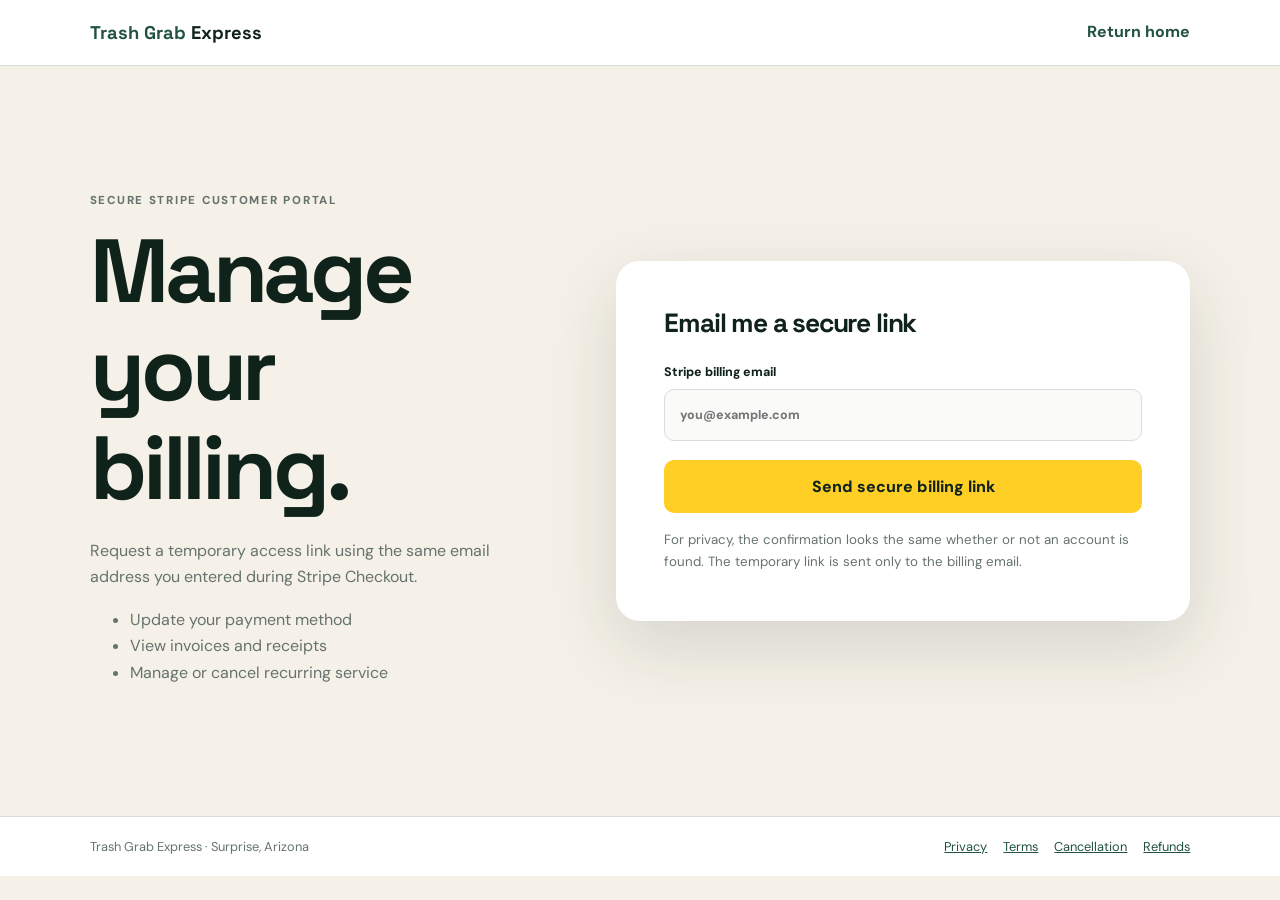
<file: account.html>
<!doctype html>
<html lang="en">
<head>
  <meta charset="UTF-8">
  <meta name="viewport" content="width=device-width, initial-scale=1.0">
  <meta name="robots" content="noindex,nofollow">
  <meta name="theme-color" content="#10231b">
  <link rel="icon" href="/favicon.svg" type="image/svg+xml">
  <link rel="stylesheet" href="/legal.css?v=20260812-customer-care">
  <script src="/account.js?v=20260812-customer-care" defer></script>
  <title>Manage Billing | Trash Grab Express</title>
</head>
<body>
  <header class="simple-header"><a class="simple-brand" href="/"><span>Trash Grab</span> Express</a><a href="/">Return home</a></header>
  <main class="account-shell">
    <section class="account-copy">
      <p class="kicker">Secure Stripe customer portal</p>
      <h1>Manage your billing.</h1>
      <p>Request a temporary access link using the same email address you entered during Stripe Checkout.</p>
      <ul><li>Update your payment method</li><li>View invoices and receipts</li><li>Manage or cancel recurring service</li></ul>
    </section>
    <form class="account-card" id="billing-portal-form">
      <div class="honeypot" aria-hidden="true"><label>Website<input name="website" tabindex="-1" autocomplete="off"></label></div>
      <h2>Email me a secure link</h2>
      <label>Stripe billing email<input required type="email" name="email" maxlength="254" autocomplete="email" placeholder="you@example.com"></label>
      <button type="submit" id="billing-submit">Send secure billing link</button>
      <p class="form-status" id="billing-status" role="status" hidden></p>
      <small>For privacy, the confirmation looks the same whether or not an account is found. The temporary link is sent only to the billing email.</small>
    </form>
  </main>
  <footer class="simple-footer"><span>Trash Grab Express · Surprise, Arizona</span><nav><a href="/privacy.html">Privacy</a><a href="/terms.html">Terms</a><a href="/cancellation.html">Cancellation</a><a href="/refund.html">Refunds</a></nav></footer>
</body>
</html>
</file>
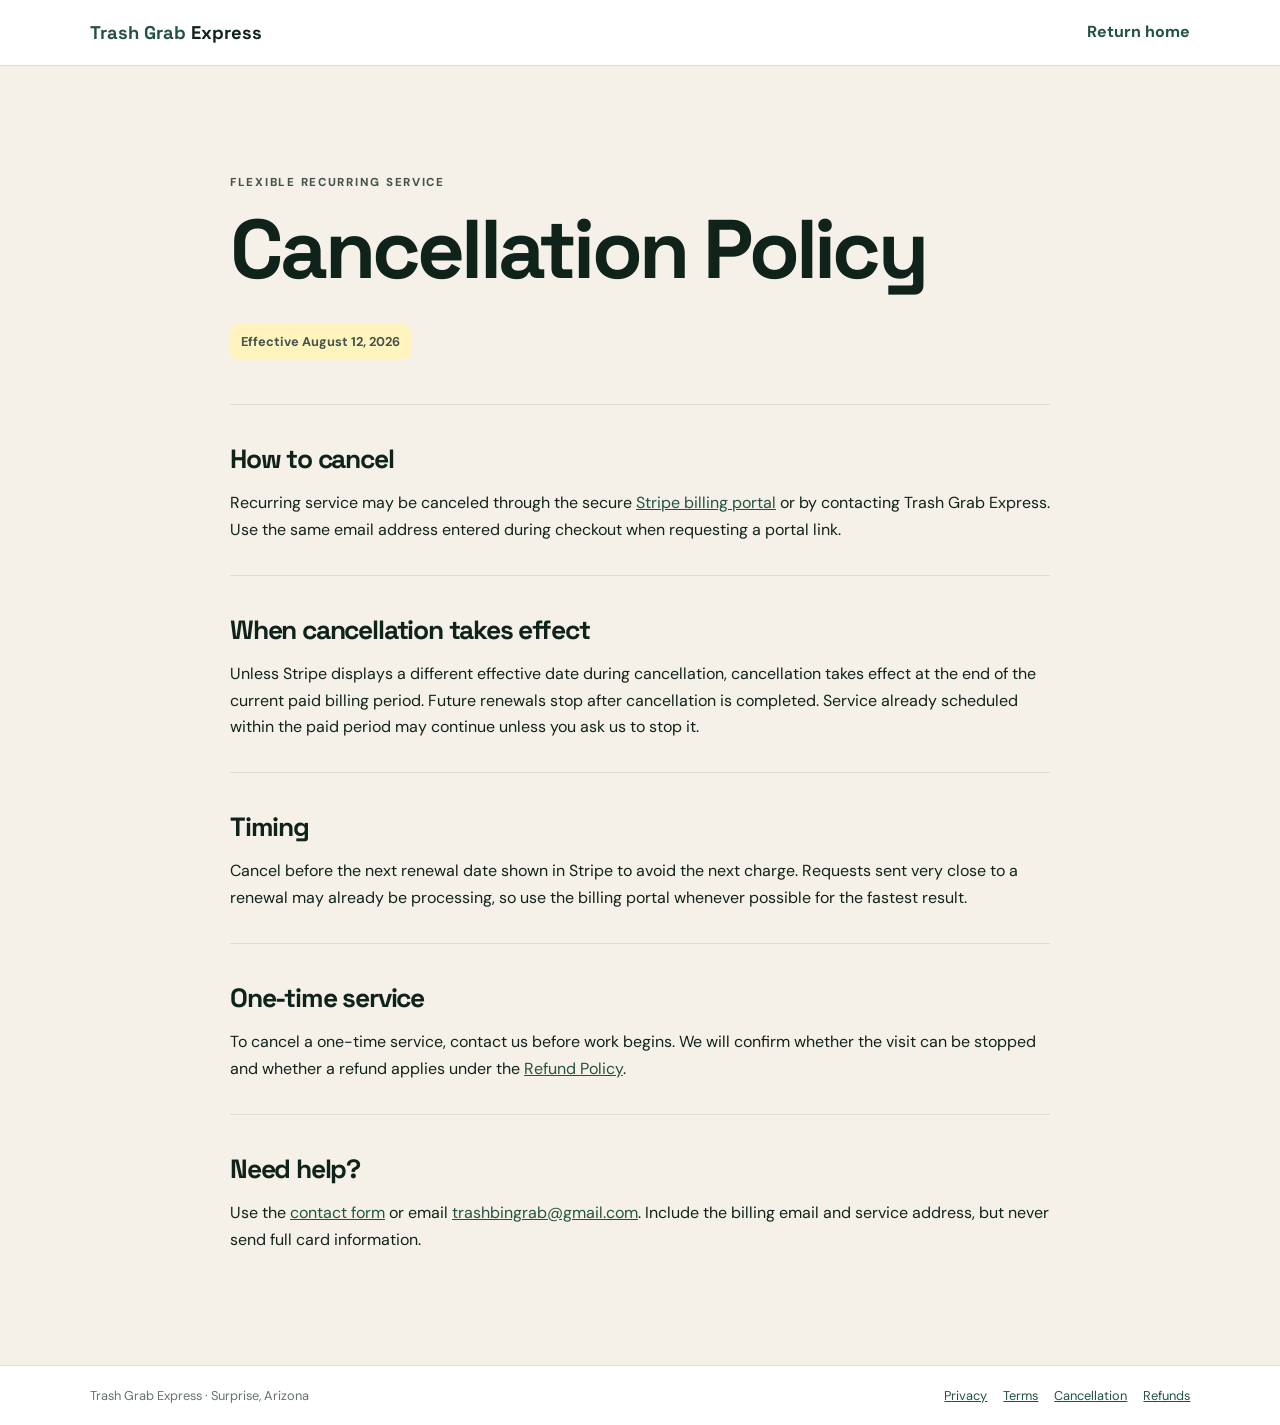
<file: cancellation.html>
<!doctype html><html lang="en"><head><meta charset="UTF-8"><meta name="viewport" content="width=device-width,initial-scale=1"><meta name="description" content="Trash Grab Express cancellation policy."><link rel="canonical" href="https://trashgrab.app/cancellation.html"><link rel="icon" href="/favicon.svg" type="image/svg+xml"><link rel="stylesheet" href="/legal.css?v=20260812-customer-care"><title>Cancellation Policy | Trash Grab Express</title></head><body><header class="simple-header"><a class="simple-brand" href="/"><span>Trash Grab</span> Express</a><a href="/">Return home</a></header><main class="legal-shell"><p class="kicker">Flexible recurring service</p><h1>Cancellation Policy</h1><p class="effective">Effective August 12, 2026</p><section><h2>How to cancel</h2><p>Recurring service may be canceled through the secure <a href="/account.html">Stripe billing portal</a> or by contacting Trash Grab Express. Use the same email address entered during checkout when requesting a portal link.</p></section><section><h2>When cancellation takes effect</h2><p>Unless Stripe displays a different effective date during cancellation, cancellation takes effect at the end of the current paid billing period. Future renewals stop after cancellation is completed. Service already scheduled within the paid period may continue unless you ask us to stop it.</p></section><section><h2>Timing</h2><p>Cancel before the next renewal date shown in Stripe to avoid the next charge. Requests sent very close to a renewal may already be processing, so use the billing portal whenever possible for the fastest result.</p></section><section><h2>One-time service</h2><p>To cancel a one-time service, contact us before work begins. We will confirm whether the visit can be stopped and whether a refund applies under the <a href="/refund.html">Refund Policy</a>.</p></section><section><h2>Need help?</h2><p>Use the <a href="/#contact">contact form</a> or email <a href="mailto:trashbingrab@gmail.com">trashbingrab@gmail.com</a>. Include the billing email and service address, but never send full card information.</p></section></main><footer class="simple-footer"><span>Trash Grab Express · Surprise, Arizona</span><nav><a href="/privacy.html">Privacy</a><a href="/terms.html">Terms</a><a href="/cancellation.html">Cancellation</a><a href="/refund.html">Refunds</a></nav></footer></body></html>
</file>
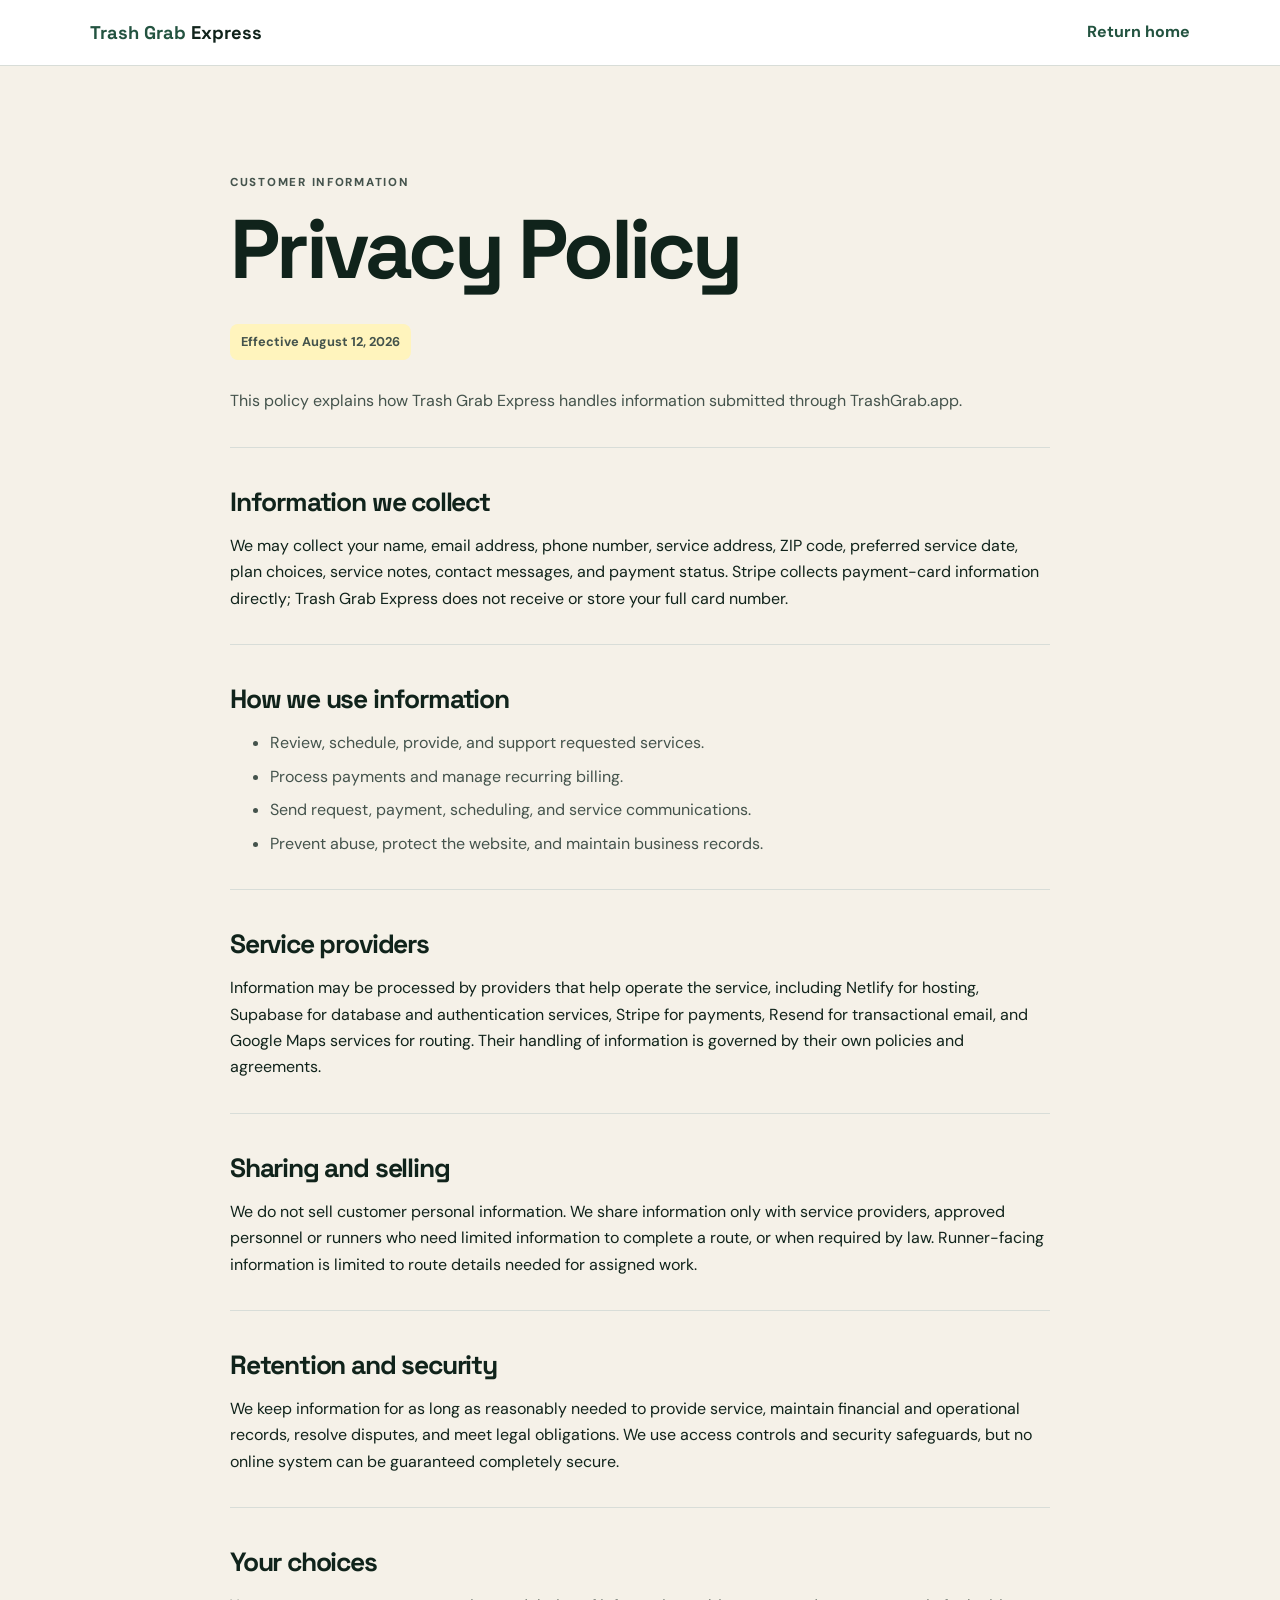
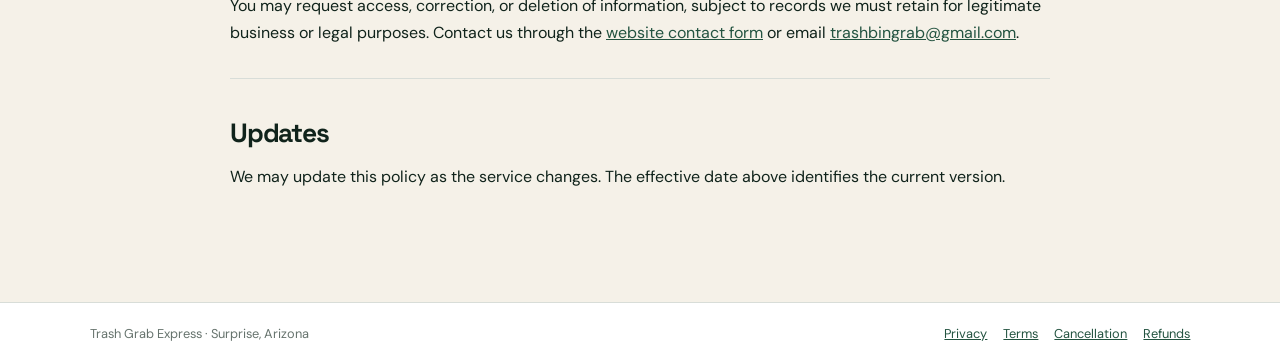
<file: privacy.html>
<!doctype html><html lang="en"><head><meta charset="UTF-8"><meta name="viewport" content="width=device-width,initial-scale=1"><meta name="description" content="Trash Grab Express privacy policy."><link rel="canonical" href="https://trashgrab.app/privacy.html"><link rel="icon" href="/favicon.svg" type="image/svg+xml"><link rel="stylesheet" href="/legal.css?v=20260812-customer-care"><title>Privacy Policy | Trash Grab Express</title></head><body><header class="simple-header"><a class="simple-brand" href="/"><span>Trash Grab</span> Express</a><a href="/">Return home</a></header><main class="legal-shell"><p class="kicker">Customer information</p><h1>Privacy Policy</h1><p class="effective">Effective August 12, 2026</p><p>This policy explains how Trash Grab Express handles information submitted through TrashGrab.app.</p><section><h2>Information we collect</h2><p>We may collect your name, email address, phone number, service address, ZIP code, preferred service date, plan choices, service notes, contact messages, and payment status. Stripe collects payment-card information directly; Trash Grab Express does not receive or store your full card number.</p></section><section><h2>How we use information</h2><ul><li>Review, schedule, provide, and support requested services.</li><li>Process payments and manage recurring billing.</li><li>Send request, payment, scheduling, and service communications.</li><li>Prevent abuse, protect the website, and maintain business records.</li></ul></section><section><h2>Service providers</h2><p>Information may be processed by providers that help operate the service, including Netlify for hosting, Supabase for database and authentication services, Stripe for payments, Resend for transactional email, and Google Maps services for routing. Their handling of information is governed by their own policies and agreements.</p></section><section><h2>Sharing and selling</h2><p>We do not sell customer personal information. We share information only with service providers, approved personnel or runners who need limited information to complete a route, or when required by law. Runner-facing information is limited to route details needed for assigned work.</p></section><section><h2>Retention and security</h2><p>We keep information for as long as reasonably needed to provide service, maintain financial and operational records, resolve disputes, and meet legal obligations. We use access controls and security safeguards, but no online system can be guaranteed completely secure.</p></section><section><h2>Your choices</h2><p>You may request access, correction, or deletion of information, subject to records we must retain for legitimate business or legal purposes. Contact us through the <a href="/#contact">website contact form</a> or email <a href="mailto:trashbingrab@gmail.com">trashbingrab@gmail.com</a>.</p></section><section><h2>Updates</h2><p>We may update this policy as the service changes. The effective date above identifies the current version.</p></section></main><footer class="simple-footer"><span>Trash Grab Express · Surprise, Arizona</span><nav><a href="/privacy.html">Privacy</a><a href="/terms.html">Terms</a><a href="/cancellation.html">Cancellation</a><a href="/refund.html">Refunds</a></nav></footer></body></html>
</file>
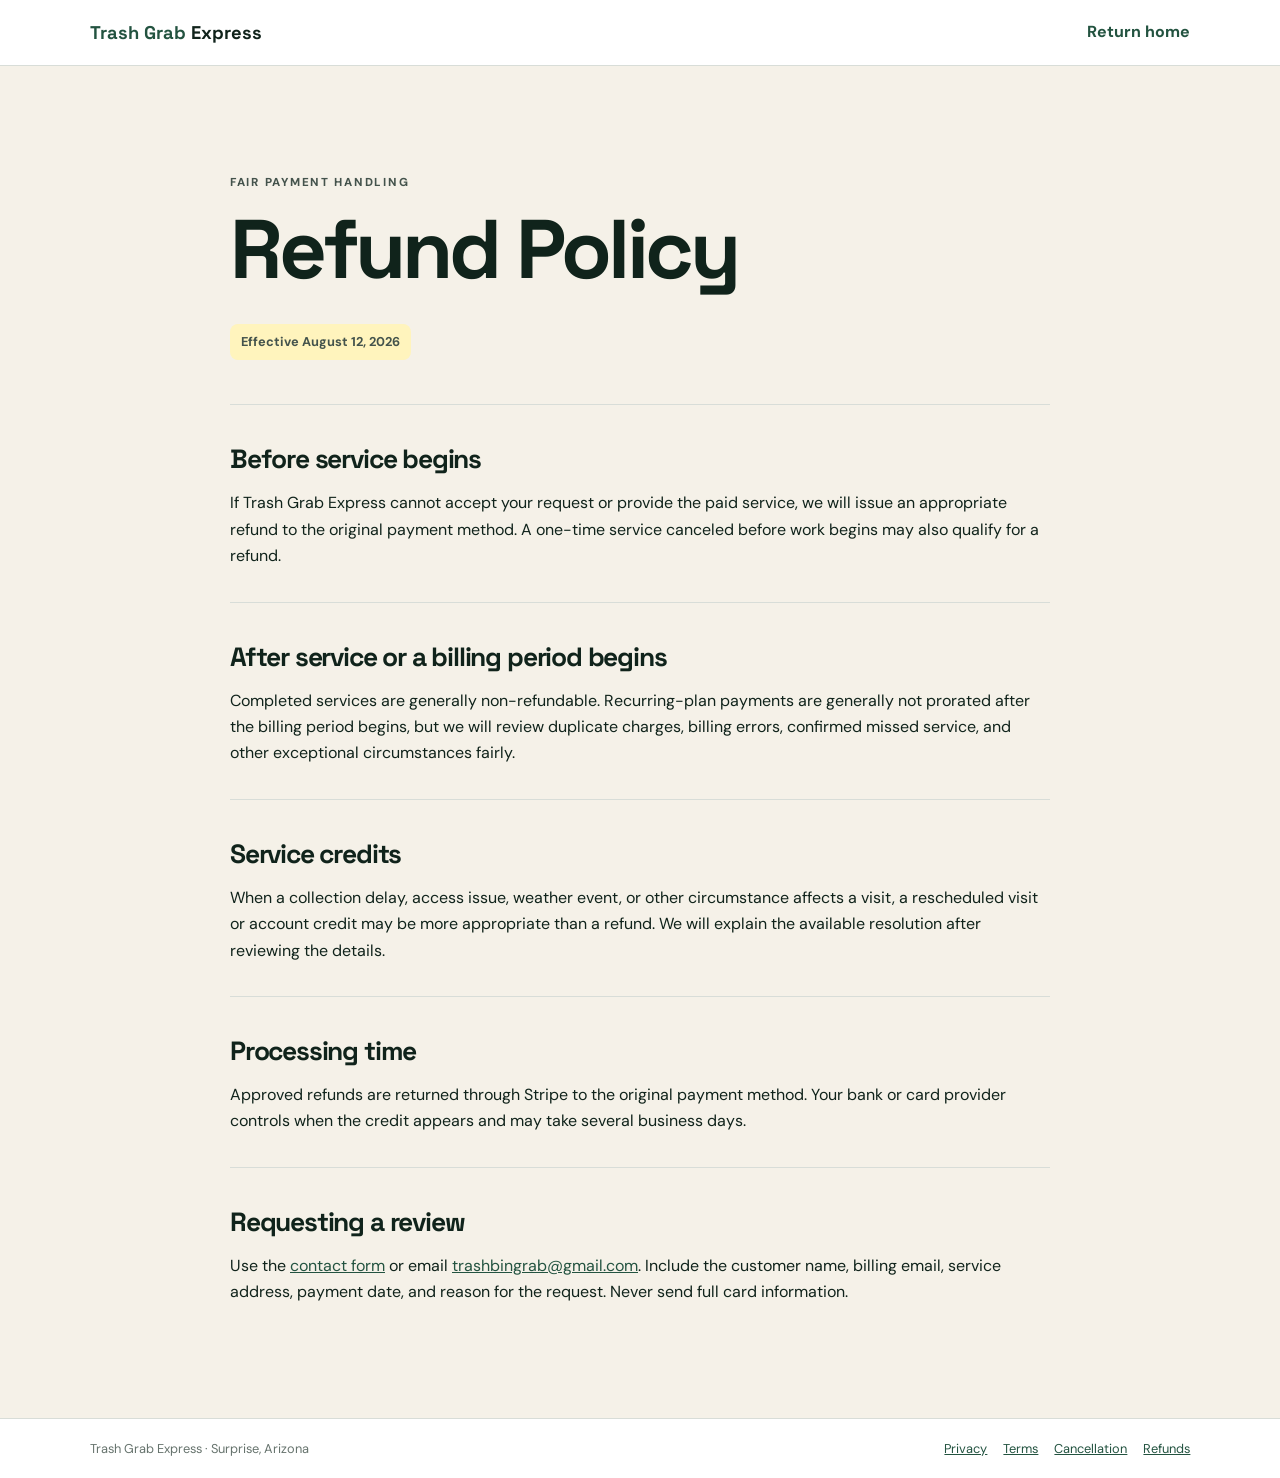
<file: refund.html>
<!doctype html><html lang="en"><head><meta charset="UTF-8"><meta name="viewport" content="width=device-width,initial-scale=1"><meta name="description" content="Trash Grab Express refund policy."><link rel="canonical" href="https://trashgrab.app/refund.html"><link rel="icon" href="/favicon.svg" type="image/svg+xml"><link rel="stylesheet" href="/legal.css?v=20260812-customer-care"><title>Refund Policy | Trash Grab Express</title></head><body><header class="simple-header"><a class="simple-brand" href="/"><span>Trash Grab</span> Express</a><a href="/">Return home</a></header><main class="legal-shell"><p class="kicker">Fair payment handling</p><h1>Refund Policy</h1><p class="effective">Effective August 12, 2026</p><section><h2>Before service begins</h2><p>If Trash Grab Express cannot accept your request or provide the paid service, we will issue an appropriate refund to the original payment method. A one-time service canceled before work begins may also qualify for a refund.</p></section><section><h2>After service or a billing period begins</h2><p>Completed services are generally non-refundable. Recurring-plan payments are generally not prorated after the billing period begins, but we will review duplicate charges, billing errors, confirmed missed service, and other exceptional circumstances fairly.</p></section><section><h2>Service credits</h2><p>When a collection delay, access issue, weather event, or other circumstance affects a visit, a rescheduled visit or account credit may be more appropriate than a refund. We will explain the available resolution after reviewing the details.</p></section><section><h2>Processing time</h2><p>Approved refunds are returned through Stripe to the original payment method. Your bank or card provider controls when the credit appears and may take several business days.</p></section><section><h2>Requesting a review</h2><p>Use the <a href="/#contact">contact form</a> or email <a href="mailto:trashbingrab@gmail.com">trashbingrab@gmail.com</a>. Include the customer name, billing email, service address, payment date, and reason for the request. Never send full card information.</p></section></main><footer class="simple-footer"><span>Trash Grab Express · Surprise, Arizona</span><nav><a href="/privacy.html">Privacy</a><a href="/terms.html">Terms</a><a href="/cancellation.html">Cancellation</a><a href="/refund.html">Refunds</a></nav></footer></body></html>
</file>
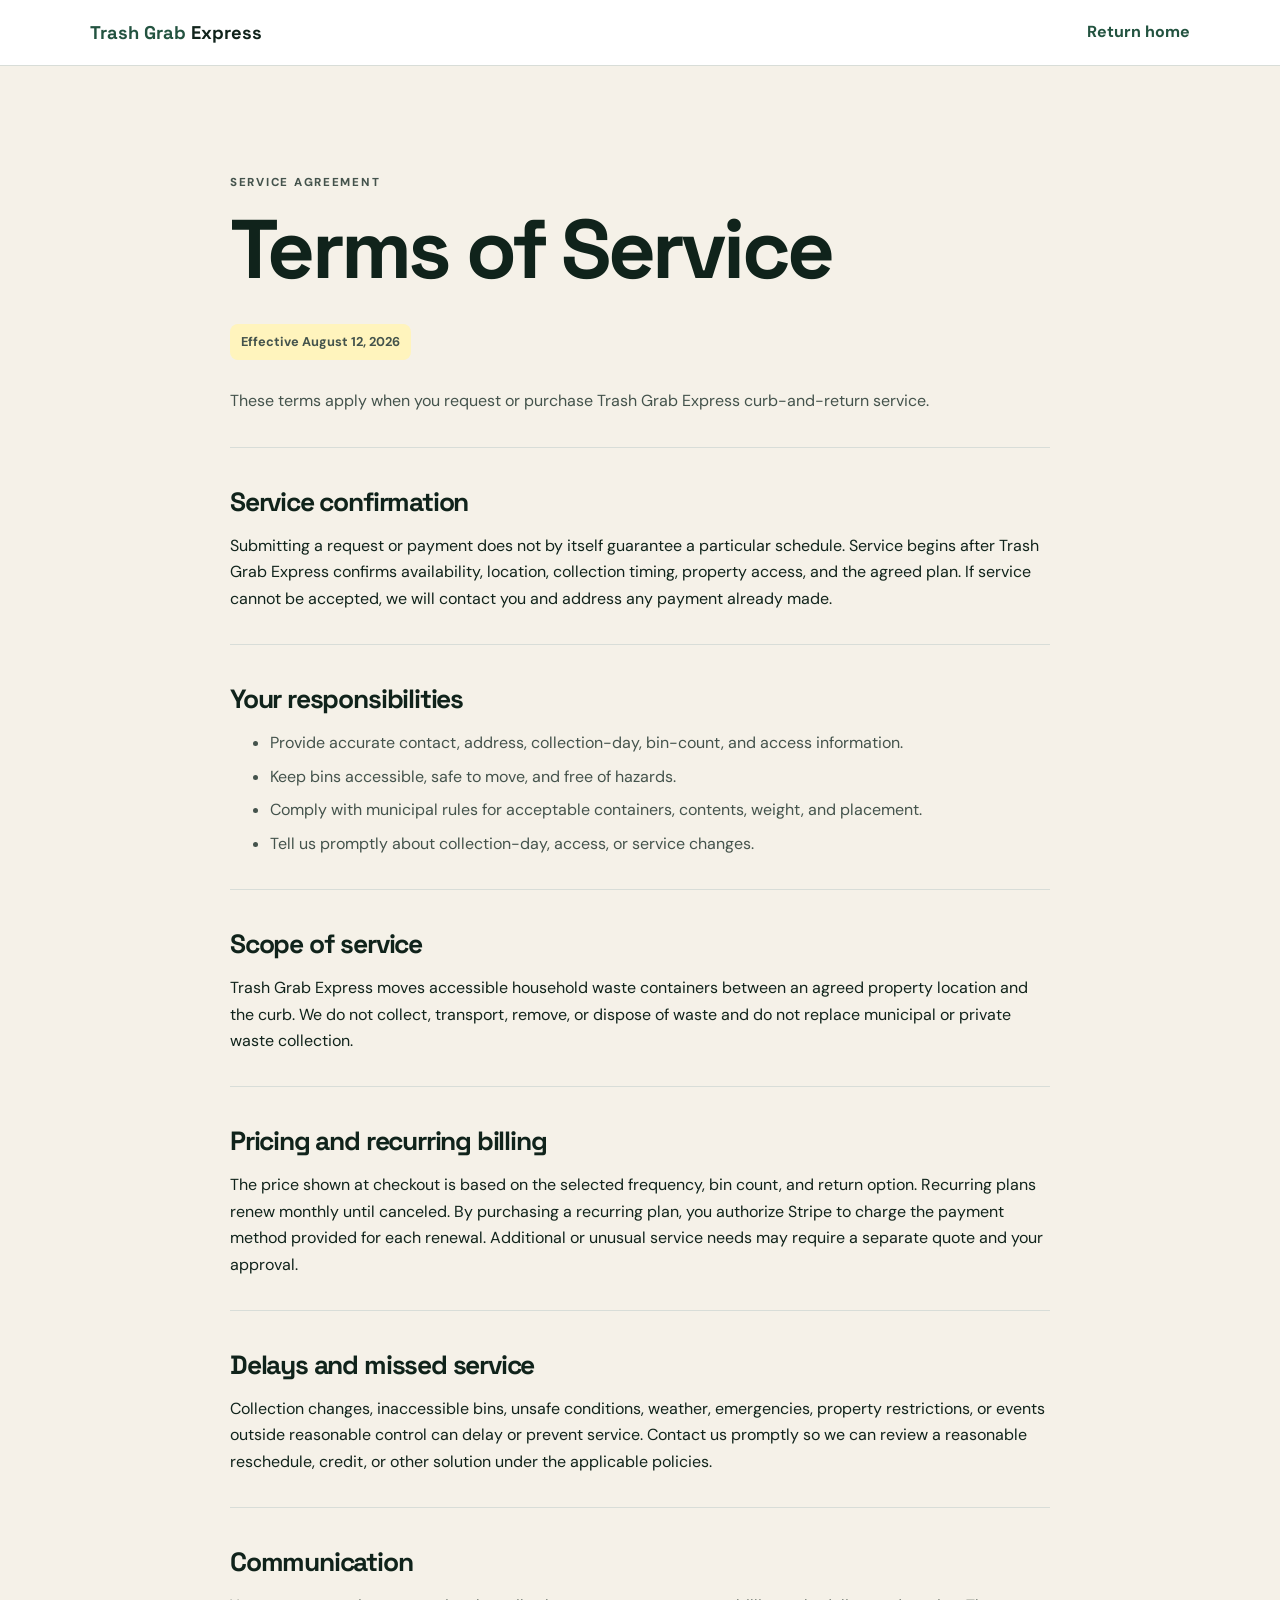
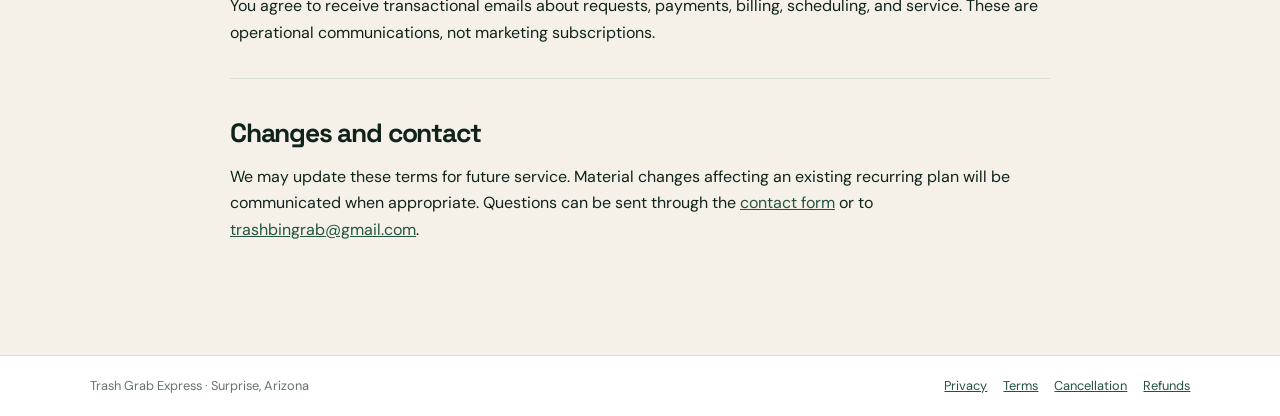
<file: terms.html>
<!doctype html><html lang="en"><head><meta charset="UTF-8"><meta name="viewport" content="width=device-width,initial-scale=1"><meta name="description" content="Trash Grab Express terms of service."><link rel="canonical" href="https://trashgrab.app/terms.html"><link rel="icon" href="/favicon.svg" type="image/svg+xml"><link rel="stylesheet" href="/legal.css?v=20260812-customer-care"><title>Terms of Service | Trash Grab Express</title></head><body><header class="simple-header"><a class="simple-brand" href="/"><span>Trash Grab</span> Express</a><a href="/">Return home</a></header><main class="legal-shell"><p class="kicker">Service agreement</p><h1>Terms of Service</h1><p class="effective">Effective August 12, 2026</p><p>These terms apply when you request or purchase Trash Grab Express curb-and-return service.</p><section><h2>Service confirmation</h2><p>Submitting a request or payment does not by itself guarantee a particular schedule. Service begins after Trash Grab Express confirms availability, location, collection timing, property access, and the agreed plan. If service cannot be accepted, we will contact you and address any payment already made.</p></section><section><h2>Your responsibilities</h2><ul><li>Provide accurate contact, address, collection-day, bin-count, and access information.</li><li>Keep bins accessible, safe to move, and free of hazards.</li><li>Comply with municipal rules for acceptable containers, contents, weight, and placement.</li><li>Tell us promptly about collection-day, access, or service changes.</li></ul></section><section><h2>Scope of service</h2><p>Trash Grab Express moves accessible household waste containers between an agreed property location and the curb. We do not collect, transport, remove, or dispose of waste and do not replace municipal or private waste collection.</p></section><section><h2>Pricing and recurring billing</h2><p>The price shown at checkout is based on the selected frequency, bin count, and return option. Recurring plans renew monthly until canceled. By purchasing a recurring plan, you authorize Stripe to charge the payment method provided for each renewal. Additional or unusual service needs may require a separate quote and your approval.</p></section><section><h2>Delays and missed service</h2><p>Collection changes, inaccessible bins, unsafe conditions, weather, emergencies, property restrictions, or events outside reasonable control can delay or prevent service. Contact us promptly so we can review a reasonable reschedule, credit, or other solution under the applicable policies.</p></section><section><h2>Communication</h2><p>You agree to receive transactional emails about requests, payments, billing, scheduling, and service. These are operational communications, not marketing subscriptions.</p></section><section><h2>Changes and contact</h2><p>We may update these terms for future service. Material changes affecting an existing recurring plan will be communicated when appropriate. Questions can be sent through the <a href="/#contact">contact form</a> or to <a href="mailto:trashbingrab@gmail.com">trashbingrab@gmail.com</a>.</p></section></main><footer class="simple-footer"><span>Trash Grab Express · Surprise, Arizona</span><nav><a href="/privacy.html">Privacy</a><a href="/terms.html">Terms</a><a href="/cancellation.html">Cancellation</a><a href="/refund.html">Refunds</a></nav></footer></body></html>
</file>
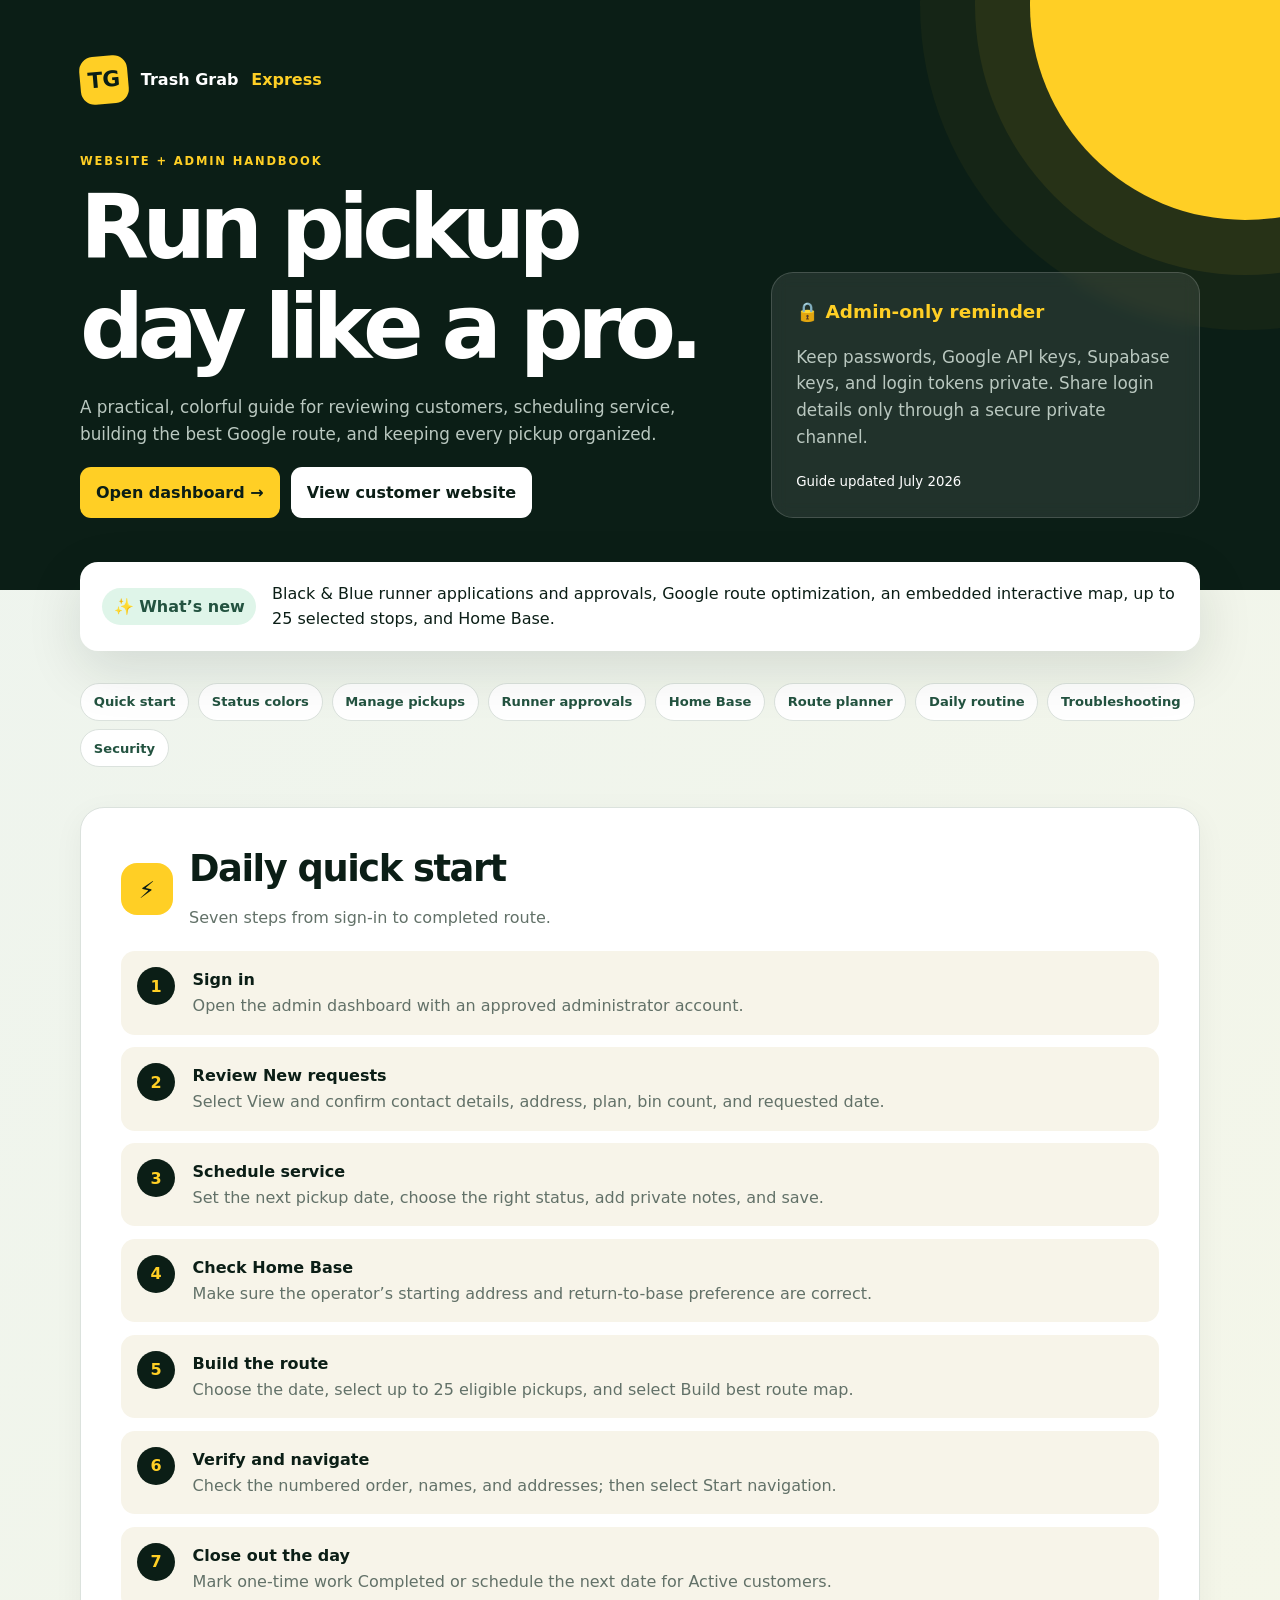
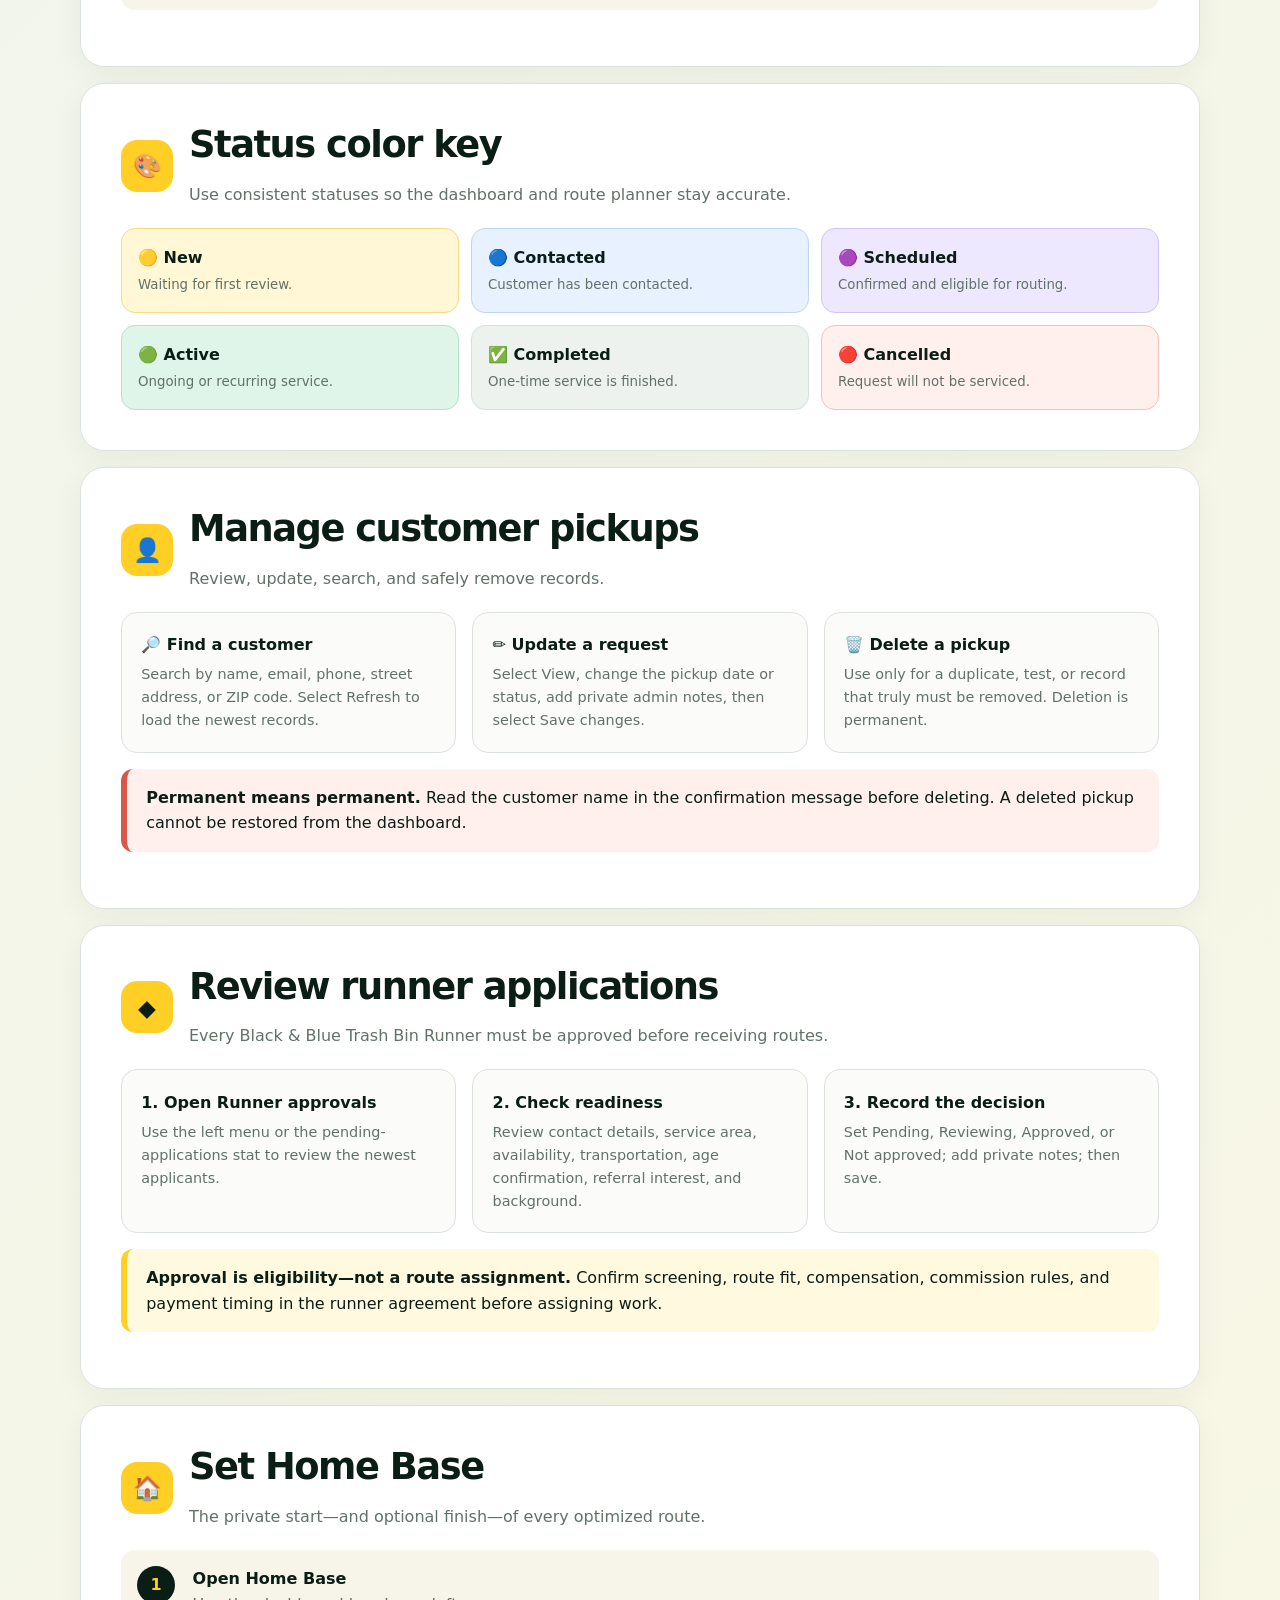
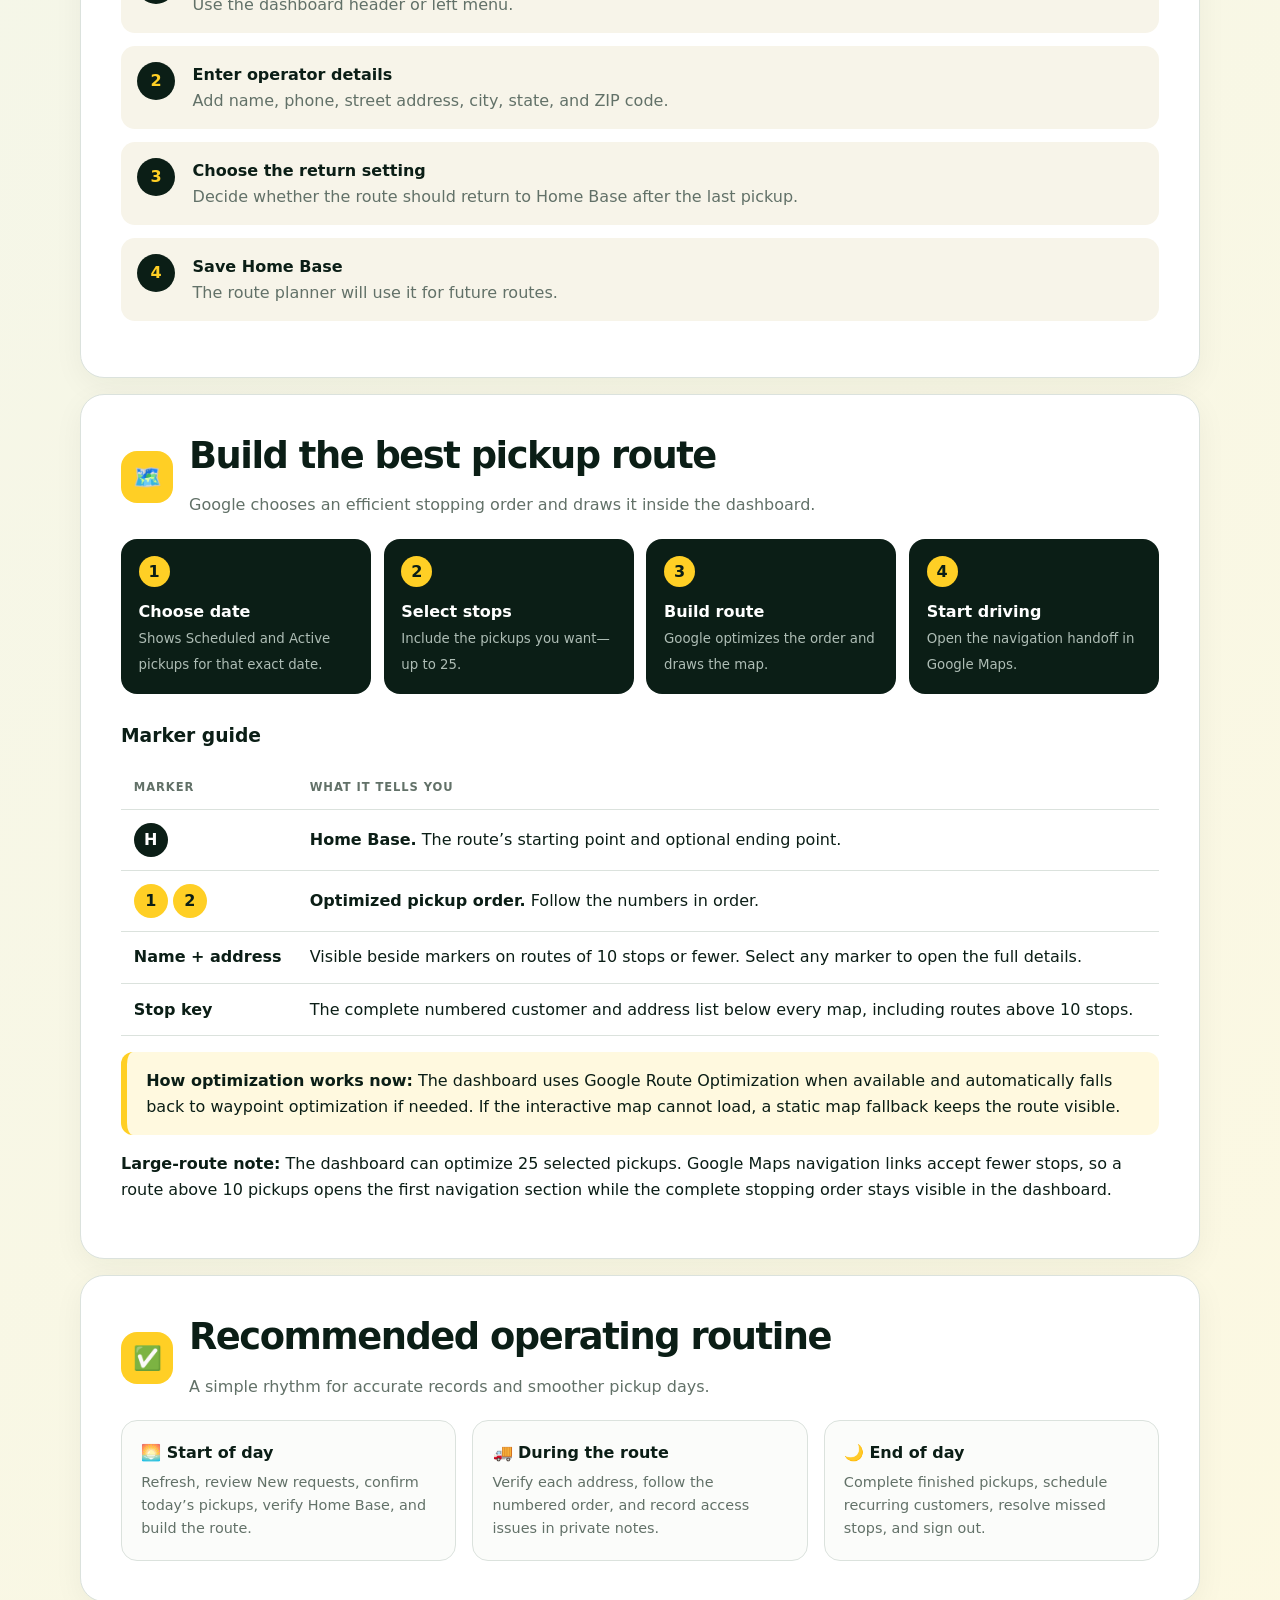
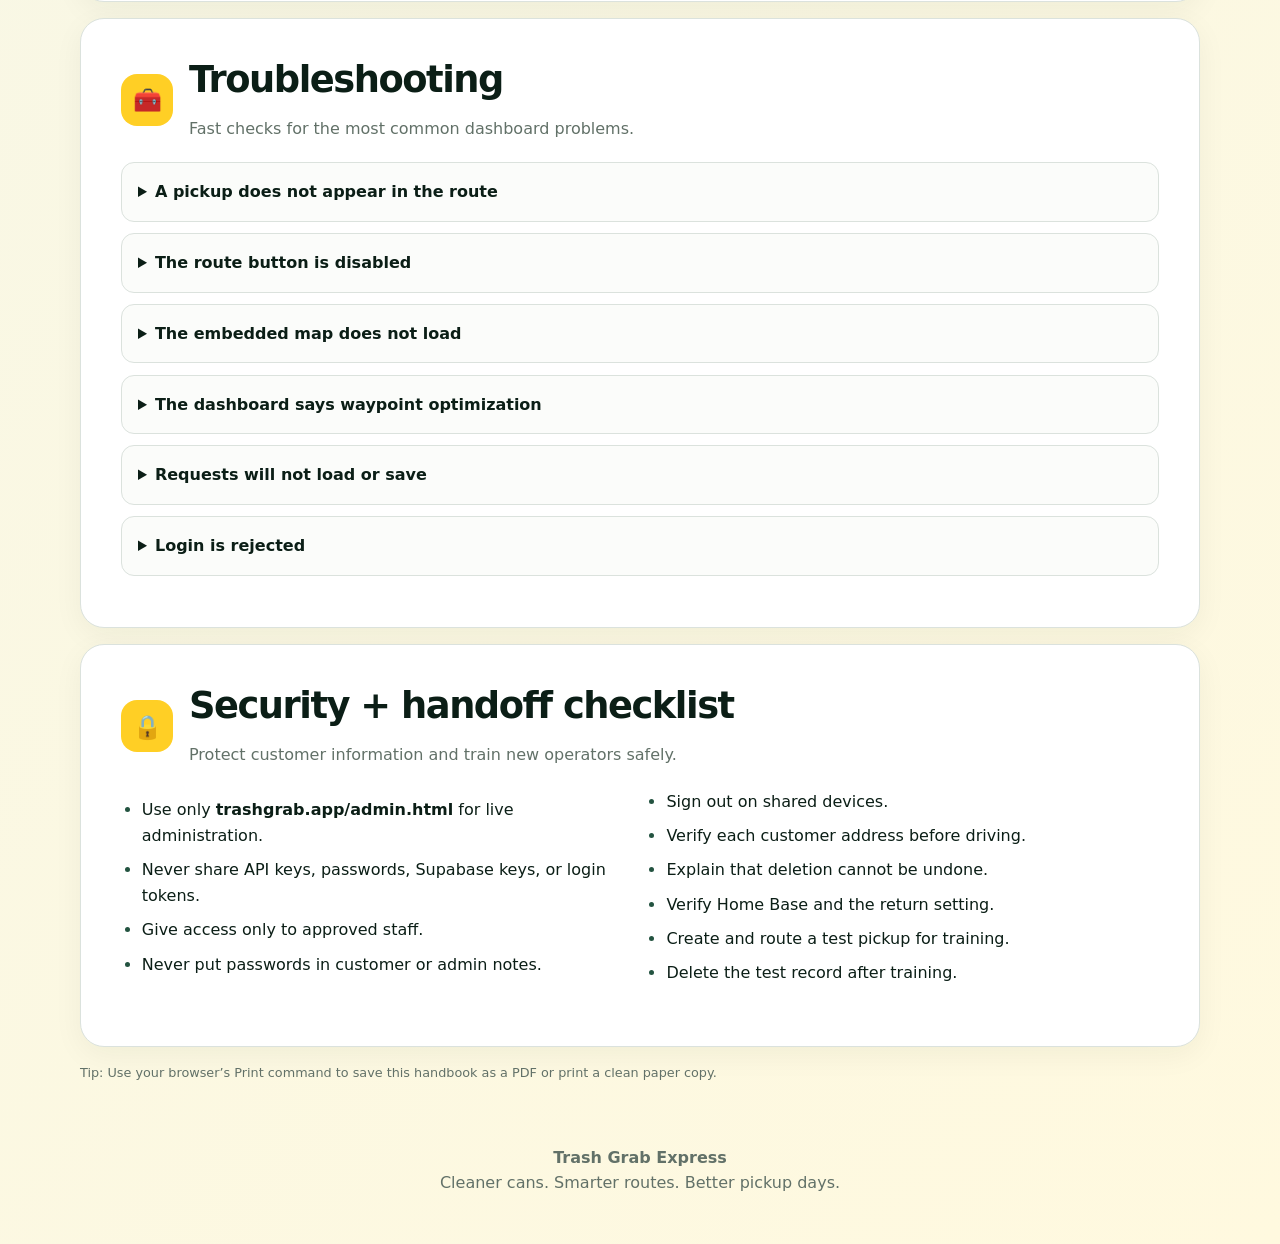
<file: docs/dashboard-user-guide.html>
<!doctype html>
<html lang="en">
<head>
  <meta charset="utf-8">
  <meta name="viewport" content="width=device-width,initial-scale=1">
  <meta name="description" content="Colorful operator guide for the Trash Grab Express website and admin dashboard.">
  <title>Dashboard Guide | Trash Grab Express</title>
  <style>
    :root{--ink:#0b1e16;--green:#235340;--mint:#dff5e9;--acid:#ffcf25;--cream:#f7f4e9;--blue:#e7f1ff;--purple:#eee8ff;--red:#fff0ee;--muted:#627168;--line:#dbe2dd;--white:#fff;--shadow:0 18px 55px rgba(11,30,22,.12)}
    *{box-sizing:border-box}html{scroll-behavior:smooth}body{margin:0;background:linear-gradient(135deg,#edf4ef 0%,#fff9df 100%);color:var(--ink);font-family:Inter,ui-sans-serif,system-ui,-apple-system,BlinkMacSystemFont,"Segoe UI",sans-serif;line-height:1.6}a{color:var(--green)}h1,h2,h3{line-height:1.12;margin-top:0}h2{font-size:clamp(1.65rem,3vw,2.3rem);letter-spacing:-.04em}.wrap{width:min(1120px,calc(100% - 2rem));margin:auto}.hero{background:var(--ink);color:white;padding:3.5rem 0 4.5rem;position:relative;overflow:hidden}.hero:after{content:"";position:absolute;width:430px;height:430px;border-radius:50%;background:var(--acid);right:-180px;top:-210px;box-shadow:0 0 0 55px rgba(255,207,37,.08),0 0 0 110px rgba(255,207,37,.04)}.brand{display:flex;align-items:center;gap:.8rem;font-weight:900;position:relative;z-index:1}.brand-mark{display:grid;place-items:center;width:48px;height:48px;border-radius:14px;background:var(--acid);color:var(--ink);font-size:1.35rem;transform:rotate(-5deg)}.hero-grid{display:grid;grid-template-columns:1.2fr .8fr;gap:3rem;align-items:end;margin-top:3rem;position:relative;z-index:1}.eyebrow{text-transform:uppercase;letter-spacing:.16em;color:var(--acid);font-size:.72rem;font-weight:900}.hero h1{font-size:clamp(3rem,7vw,6rem);letter-spacing:-.075em;margin:.4rem 0 1rem}.hero p{color:#bac8c0;max-width:720px;font-size:1.05rem}.hero-card{background:rgba(255,255,255,.09);border:1px solid rgba(255,255,255,.16);border-radius:22px;padding:1.5rem;backdrop-filter:blur(8px)}.hero-card strong{display:block;color:var(--acid);font-size:1.15rem}.buttons{display:flex;flex-wrap:wrap;gap:.7rem;margin-top:1.2rem}.button{display:inline-flex;align-items:center;justify-content:center;border-radius:11px;padding:.8rem 1rem;text-decoration:none;font-weight:900}.button.primary{background:var(--acid);color:var(--ink)}.button.secondary{background:white;color:var(--ink)}.update-strip{margin:-1.8rem auto 2rem;position:relative;z-index:2;background:white;border-radius:18px;box-shadow:var(--shadow);padding:1.2rem 1.4rem;display:flex;align-items:center;gap:1rem}.update-strip span{background:var(--mint);color:var(--green);font-weight:900;border-radius:999px;padding:.35rem .7rem;white-space:nowrap}.nav{display:flex;gap:.55rem;flex-wrap:wrap;margin:1.3rem 0 2.5rem}.nav a{background:white;border:1px solid var(--line);border-radius:999px;padding:.45rem .8rem;text-decoration:none;font-size:.82rem;font-weight:800}.section{background:white;border:1px solid var(--line);border-radius:24px;padding:clamp(1.4rem,4vw,2.5rem);margin:1rem 0;box-shadow:0 8px 30px rgba(11,30,22,.05)}.section-heading{display:flex;gap:1rem;align-items:center;margin-bottom:1.3rem}.icon{display:grid;place-items:center;flex:0 0 52px;height:52px;border-radius:16px;background:var(--acid);font-size:1.45rem}.section-heading h2,.section-heading p{margin-bottom:0}.section-heading p{color:var(--muted)}.grid{display:grid;grid-template-columns:repeat(3,1fr);gap:1rem}.card{border:1px solid var(--line);border-radius:16px;padding:1.2rem;background:#fbfcfa}.card strong{display:block;margin-bottom:.35rem}.card p{margin:0;color:var(--muted);font-size:.9rem}.steps{counter-reset:step;display:grid;gap:.8rem;padding:0;list-style:none}.steps li{counter-increment:step;display:grid;grid-template-columns:42px 1fr;gap:.85rem;align-items:start;padding:1rem;border-radius:14px;background:var(--cream)}.steps li:before{content:counter(step);display:grid;place-items:center;width:38px;height:38px;background:var(--ink);color:var(--acid);font-weight:900;border-radius:50%}.steps strong{display:block}.steps span{color:var(--muted)}.status-grid{display:grid;grid-template-columns:repeat(3,1fr);gap:.75rem}.status{border-radius:14px;padding:1rem;border:1px solid transparent}.status strong{display:block}.status small{color:var(--muted)}.new{background:#fff7d5;border-color:#f6dc7b}.contacted{background:var(--blue);border-color:#bbd7f4}.scheduled{background:var(--purple);border-color:#d4c4f6}.active{background:var(--mint);border-color:#b8e1ca}.completed{background:#edf2ef;border-color:#d7e1da}.cancelled{background:var(--red);border-color:#f1c3bd}.callout{border-left:6px solid var(--acid);background:#fff9df;border-radius:12px;padding:1rem 1.2rem;margin:1rem 0}.callout.danger{border-color:#d95749;background:var(--red)}.route-flow{display:grid;grid-template-columns:repeat(4,1fr);gap:.8rem}.route-step{background:var(--ink);color:white;border-radius:16px;padding:1.1rem}.route-step b{display:grid;place-items:center;width:31px;height:31px;border-radius:50%;background:var(--acid);color:var(--ink);margin-bottom:.75rem}.route-step small{color:#aebdb5}.marker-table{width:100%;border-collapse:collapse}.marker-table th,.marker-table td{text-align:left;padding:.8rem;border-bottom:1px solid var(--line)}.marker-table th{font-size:.72rem;text-transform:uppercase;letter-spacing:.08em;color:var(--muted)}.marker{display:inline-grid;place-items:center;min-width:34px;height:34px;padding:0 .55rem;border-radius:999px;background:var(--acid);font-weight:900}.marker.home{background:var(--ink);color:white}.checklist{columns:2;column-gap:2rem;padding-left:1.3rem}.checklist li{break-inside:avoid;margin:.55rem 0}.checklist li::marker{color:var(--green)}details{border:1px solid var(--line);border-radius:13px;padding:1rem;margin:.7rem 0;background:#fbfcfa}summary{font-weight:900;cursor:pointer}details p{color:var(--muted);margin-bottom:0}.footer{padding:3rem 0;text-align:center;color:var(--muted)}.print-note{font-size:.8rem;color:var(--muted)}
    @media(max-width:800px){.hero-grid,.grid{grid-template-columns:1fr}.status-grid{grid-template-columns:1fr 1fr}.route-flow{grid-template-columns:1fr 1fr}.checklist{columns:1}.hero{padding-top:2rem}}
    @media(max-width:520px){.status-grid,.route-flow{grid-template-columns:1fr}.update-strip{align-items:flex-start;flex-direction:column}.section-heading{align-items:flex-start}.hero h1{font-size:3.2rem}}
    @media print{body{background:white}.hero{padding:1.5rem 0}.hero h1{font-size:3rem}.hero-card,.buttons,.nav,.print-note{display:none}.update-strip{margin:1rem auto;box-shadow:none;border:1px solid var(--line)}.section{break-inside:avoid;box-shadow:none}.wrap{width:94%}}
  </style>
</head>
<body>
  <header class="hero">
    <div class="wrap">
      <div class="brand"><span class="brand-mark">TG</span> Trash Grab <span style="color:var(--acid)">Express</span></div>
      <div class="hero-grid">
        <div><div class="eyebrow">Website + admin handbook</div><h1>Run pickup day like a pro.</h1><p>A practical, colorful guide for reviewing customers, scheduling service, building the best Google route, and keeping every pickup organized.</p><div class="buttons"><a class="button primary" href="https://trashgrab.app/admin.html">Open dashboard →</a><a class="button secondary" href="https://trashgrab.app">View customer website</a></div></div>
        <aside class="hero-card"><strong>🔒 Admin-only reminder</strong><p>Keep passwords, Google API keys, Supabase keys, and login tokens private. Share login details only through a secure private channel.</p><small>Guide updated July 2026</small></aside>
      </div>
    </div>
  </header>

  <main class="wrap">
    <div class="update-strip"><span>✨ What’s new</span><div>Black &amp; Blue runner applications and approvals, Google route optimization, an embedded interactive map, up to 25 selected stops, and Home Base.</div></div>
    <nav class="nav" aria-label="Guide sections"><a href="#quick-start">Quick start</a><a href="#statuses">Status colors</a><a href="#requests">Manage pickups</a><a href="#runners">Runner approvals</a><a href="#home">Home Base</a><a href="#routes">Route planner</a><a href="#routine">Daily routine</a><a href="#help">Troubleshooting</a><a href="#security">Security</a></nav>

    <section class="section" id="quick-start">
      <div class="section-heading"><span class="icon">⚡</span><div><h2>Daily quick start</h2><p>Seven steps from sign-in to completed route.</p></div></div>
      <ol class="steps"><li><div><strong>Sign in</strong><span>Open the admin dashboard with an approved administrator account.</span></div></li><li><div><strong>Review New requests</strong><span>Select View and confirm contact details, address, plan, bin count, and requested date.</span></div></li><li><div><strong>Schedule service</strong><span>Set the next pickup date, choose the right status, add private notes, and save.</span></div></li><li><div><strong>Check Home Base</strong><span>Make sure the operator’s starting address and return-to-base preference are correct.</span></div></li><li><div><strong>Build the route</strong><span>Choose the date, select up to 25 eligible pickups, and select Build best route map.</span></div></li><li><div><strong>Verify and navigate</strong><span>Check the numbered order, names, and addresses; then select Start navigation.</span></div></li><li><div><strong>Close out the day</strong><span>Mark one-time work Completed or schedule the next date for Active customers.</span></div></li></ol>
    </section>

    <section class="section" id="statuses">
      <div class="section-heading"><span class="icon">🎨</span><div><h2>Status color key</h2><p>Use consistent statuses so the dashboard and route planner stay accurate.</p></div></div>
      <div class="status-grid"><div class="status new"><strong>🟡 New</strong><small>Waiting for first review.</small></div><div class="status contacted"><strong>🔵 Contacted</strong><small>Customer has been contacted.</small></div><div class="status scheduled"><strong>🟣 Scheduled</strong><small>Confirmed and eligible for routing.</small></div><div class="status active"><strong>🟢 Active</strong><small>Ongoing or recurring service.</small></div><div class="status completed"><strong>✅ Completed</strong><small>One-time service is finished.</small></div><div class="status cancelled"><strong>🔴 Cancelled</strong><small>Request will not be serviced.</small></div></div>
    </section>

    <section class="section" id="requests">
      <div class="section-heading"><span class="icon">👤</span><div><h2>Manage customer pickups</h2><p>Review, update, search, and safely remove records.</p></div></div>
      <div class="grid"><div class="card"><strong>🔎 Find a customer</strong><p>Search by name, email, phone, street address, or ZIP code. Select Refresh to load the newest records.</p></div><div class="card"><strong>✏️ Update a request</strong><p>Select View, change the pickup date or status, add private admin notes, then select Save changes.</p></div><div class="card"><strong>🗑️ Delete a pickup</strong><p>Use only for a duplicate, test, or record that truly must be removed. Deletion is permanent.</p></div></div>
      <div class="callout danger"><strong>Permanent means permanent.</strong> Read the customer name in the confirmation message before deleting. A deleted pickup cannot be restored from the dashboard.</div>
    </section>

    <section class="section" id="runners">
      <div class="section-heading"><span class="icon">◆</span><div><h2>Review runner applications</h2><p>Every Black &amp; Blue Trash Bin Runner must be approved before receiving routes.</p></div></div>
      <div class="grid"><div class="card"><strong>1. Open Runner approvals</strong><p>Use the left menu or the pending-applications stat to review the newest applicants.</p></div><div class="card"><strong>2. Check readiness</strong><p>Review contact details, service area, availability, transportation, age confirmation, referral interest, and background.</p></div><div class="card"><strong>3. Record the decision</strong><p>Set Pending, Reviewing, Approved, or Not approved; add private notes; then save.</p></div></div>
      <div class="callout"><strong>Approval is eligibility—not a route assignment.</strong> Confirm screening, route fit, compensation, commission rules, and payment timing in the runner agreement before assigning work.</div>
    </section>

    <section class="section" id="home">
      <div class="section-heading"><span class="icon">🏠</span><div><h2>Set Home Base</h2><p>The private start—and optional finish—of every optimized route.</p></div></div>
      <ol class="steps"><li><div><strong>Open Home Base</strong><span>Use the dashboard header or left menu.</span></div></li><li><div><strong>Enter operator details</strong><span>Add name, phone, street address, city, state, and ZIP code.</span></div></li><li><div><strong>Choose the return setting</strong><span>Decide whether the route should return to Home Base after the last pickup.</span></div></li><li><div><strong>Save Home Base</strong><span>The route planner will use it for future routes.</span></div></li></ol>
    </section>

    <section class="section" id="routes">
      <div class="section-heading"><span class="icon">🗺️</span><div><h2>Build the best pickup route</h2><p>Google chooses an efficient stopping order and draws it inside the dashboard.</p></div></div>
      <div class="route-flow"><div class="route-step"><b>1</b><strong>Choose date</strong><br><small>Shows Scheduled and Active pickups for that exact date.</small></div><div class="route-step"><b>2</b><strong>Select stops</strong><br><small>Include the pickups you want—up to 25.</small></div><div class="route-step"><b>3</b><strong>Build route</strong><br><small>Google optimizes the order and draws the map.</small></div><div class="route-step"><b>4</b><strong>Start driving</strong><br><small>Open the navigation handoff in Google Maps.</small></div></div>
      <h3 style="margin-top:2rem">Marker guide</h3>
      <table class="marker-table"><thead><tr><th>Marker</th><th>What it tells you</th></tr></thead><tbody><tr><td><span class="marker home">H</span></td><td><strong>Home Base.</strong> The route’s starting point and optional ending point.</td></tr><tr><td><span class="marker">1</span> <span class="marker">2</span></td><td><strong>Optimized pickup order.</strong> Follow the numbers in order.</td></tr><tr><td><strong>Name + address</strong></td><td>Visible beside markers on routes of 10 stops or fewer. Select any marker to open the full details.</td></tr><tr><td><strong>Stop key</strong></td><td>The complete numbered customer and address list below every map, including routes above 10 stops.</td></tr></tbody></table>
      <div class="callout"><strong>How optimization works now:</strong> The dashboard uses Google Route Optimization when available and automatically falls back to waypoint optimization if needed. If the interactive map cannot load, a static map fallback keeps the route visible.</div>
      <p><strong>Large-route note:</strong> The dashboard can optimize 25 selected pickups. Google Maps navigation links accept fewer stops, so a route above 10 pickups opens the first navigation section while the complete stopping order stays visible in the dashboard.</p>
    </section>

    <section class="section" id="routine">
      <div class="section-heading"><span class="icon">✅</span><div><h2>Recommended operating routine</h2><p>A simple rhythm for accurate records and smoother pickup days.</p></div></div>
      <div class="grid"><div class="card"><strong>🌅 Start of day</strong><p>Refresh, review New requests, confirm today’s pickups, verify Home Base, and build the route.</p></div><div class="card"><strong>🚚 During the route</strong><p>Verify each address, follow the numbered order, and record access issues in private notes.</p></div><div class="card"><strong>🌙 End of day</strong><p>Complete finished pickups, schedule recurring customers, resolve missed stops, and sign out.</p></div></div>
    </section>

    <section class="section" id="help">
      <div class="section-heading"><span class="icon">🧰</span><div><h2>Troubleshooting</h2><p>Fast checks for the most common dashboard problems.</p></div></div>
      <details><summary>A pickup does not appear in the route</summary><p>Confirm its status is Scheduled or Active and its pickup date exactly matches the date selected in Route Planner.</p></details>
      <details><summary>The route button is disabled</summary><p>Set Home Base, choose a date with eligible pickups, and make sure at least one stop is checked.</p></details>
      <details><summary>The embedded map does not load</summary><p>Use Start navigation if it is available. An administrator should verify the Google Maps JavaScript API, Routes API, and Maps Static API settings in Google Cloud and Netlify.</p></details>
      <details><summary>The dashboard says waypoint optimization</summary><p>The route is still optimized and usable. This is the automatic fallback used when the advanced Route Optimization service is not configured or temporarily unavailable.</p></details>
      <details><summary>Requests will not load or save</summary><p>Refresh and sign in again. If it continues, record the complete browser-console message and the time it occurred.</p></details>
      <details><summary>Login is rejected</summary><p>Confirm the email and password. The account must also be on the approved administrator list.</p></details>
    </section>

    <section class="section" id="security">
      <div class="section-heading"><span class="icon">🔒</span><div><h2>Security + handoff checklist</h2><p>Protect customer information and train new operators safely.</p></div></div>
      <ul class="checklist"><li>Use only <strong>trashgrab.app/admin.html</strong> for live administration.</li><li>Never share API keys, passwords, Supabase keys, or login tokens.</li><li>Give access only to approved staff.</li><li>Never put passwords in customer or admin notes.</li><li>Sign out on shared devices.</li><li>Verify each customer address before driving.</li><li>Explain that deletion cannot be undone.</li><li>Verify Home Base and the return setting.</li><li>Create and route a test pickup for training.</li><li>Delete the test record after training.</li></ul>
    </section>
    <p class="print-note">Tip: Use your browser’s Print command to save this handbook as a PDF or print a clean paper copy.</p>
  </main>
  <footer class="footer"><strong>Trash Grab Express</strong><br>Cleaner cans. Smarter routes. Better pickup days.</footer>
</body>
</html>
</file>
<file: legal.css>
@import url('https://fonts.googleapis.com/css2?family=DM+Sans:wght@400;500;600;700&family=Space+Grotesk:wght@600;700&display=swap');
:root{--ink:#10231b;--green:#235340;--acid:#ffcf25;--cream:#f5f1e8;--muted:#66736d;--line:#d8ddd8}*{box-sizing:border-box}body{margin:0;background:var(--cream);color:var(--ink);font:16px/1.65 "DM Sans",sans-serif}a{color:var(--green)}.simple-header,.simple-footer{display:flex;justify-content:space-between;align-items:center;gap:1.2rem;padding:1.2rem clamp(1.2rem,7vw,6rem);background:#fff;border-bottom:1px solid var(--line)}.simple-header>a:last-child{font-weight:700;text-decoration:none}.simple-brand{font:700 1.15rem "Space Grotesk";text-decoration:none;color:var(--ink)}.simple-brand span{color:var(--green)}.legal-shell{max-width:860px;margin:0 auto;padding:clamp(3rem,8vw,6rem) 1.25rem}.kicker{text-transform:uppercase;letter-spacing:.15em;font-size:.72rem;font-weight:800;color:var(--green)}h1,h2{font-family:"Space Grotesk";line-height:1.1;letter-spacing:-.045em}h1{font-size:clamp(2.8rem,7vw,5.2rem);margin:.5rem 0 1rem}h2{font-size:1.65rem;margin:2.5rem 0 .7rem}.effective{display:inline-block;background:#fff4bd;padding:.45rem .7rem;border-radius:8px;font-size:.8rem;font-weight:700}.legal-shell>p,.legal-shell li{color:#44534c}.legal-shell section{border-top:1px solid var(--line);margin-top:2rem}.legal-shell li{margin:.45rem 0}.simple-footer{border-top:1px solid var(--line);border-bottom:0;color:var(--muted);font-size:.8rem}.simple-footer nav{display:flex;gap:1rem;flex-wrap:wrap}.account-shell{min-height:calc(100vh - 150px);display:grid;grid-template-columns:.85fr 1.15fr;gap:clamp(2rem,8vw,7rem);align-items:center;padding:clamp(3rem,8vw,7rem) clamp(1.2rem,7vw,7rem)}.account-copy h1{font-size:clamp(3.2rem,7vw,6.5rem);margin:.5rem 0 1.3rem}.account-copy p,.account-copy li{color:var(--muted)}.account-card{background:#fff;padding:clamp(1.5rem,4vw,3rem);border-radius:24px;box-shadow:0 25px 70px rgba(12,35,26,.14)}.account-card h2{margin:0 0 1.5rem}.account-card label{display:grid;gap:.45rem;font-size:.78rem;font-weight:800}.account-card input{width:100%;border:1px solid var(--line);border-radius:10px;padding:.9rem;background:#fafbf9;font:inherit}.account-card button{width:100%;border:0;border-radius:10px;padding:1rem;margin-top:1.2rem;background:var(--acid);color:var(--ink);font:800 1rem "DM Sans";cursor:pointer}.account-card button:disabled{opacity:.65;cursor:wait}.account-card small{display:block;color:var(--muted);margin-top:1rem}.form-status{padding:.8rem;border-radius:9px;font-size:.82rem}.form-status.success{background:#e5f7ec;color:#19633d}.form-status.error{background:#fff0ee;color:#a2261d}.honeypot{position:absolute;width:1px;height:1px;overflow:hidden;clip:rect(0,0,0,0)}@media(max-width:760px){.account-shell{grid-template-columns:1fr}.simple-footer{align-items:flex-start;flex-direction:column}}
</file>
